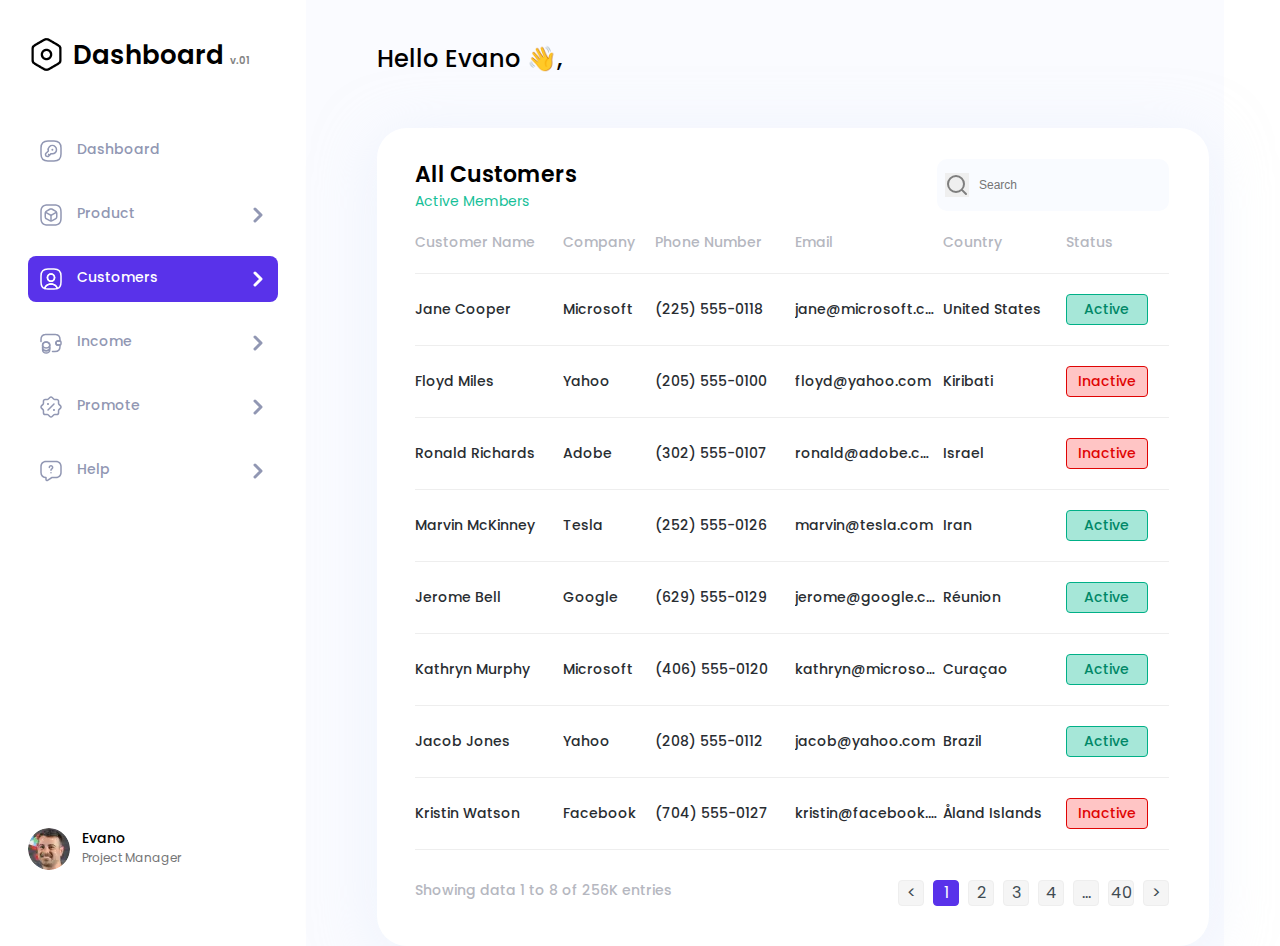
<file: index.html>
<!DOCTYPE html>
<html lang="en">
  <head>
    <meta charset="UTF-8">
    <meta http-equiv="X-UA-Compatible" content="IE=edge">
    <meta name="viewport" content="width=device-width, initial-scale=1.0">
    <title>CRM Dashboard Customers</title>
    <link rel="stylesheet" type="text/css" href="css/style.min.css?_v=20221108094405">
    <link rel="icon" type="image/png" sizes="32x32" href="img/favicone.png">
  </head>
  <body> 
    <div class="wrapper"> 
      <aside class="sidebar"> 
        <div class="sidebar__logo">
          <div class="sidebar__logo-img"> <picture><source srcset="img/favicone.webp" type="image/webp"><img src="img/favicone.png" alt="logo"></picture></div>
          <h1 class="sidebar__logo-text">Dashboard </h1>
        </div>
        <div class="wrapper_menu"> 
          <nav class="sidebar__menu">
            <ul class="sidebar__menu_list">
              <li class="sidebar__menu_items"><a class="sidebar__menu_link" href="#"> 
                  <div class="sidebar__menu_link_icon sidebar__menu_link_icon_1"></div><span class="sidebar__menu_link_text">Dashboard</span></a></li>
              <li class="sidebar__menu_items"><a class="sidebar__menu_link" href="#"> 
                  <div class="sidebar__menu_link_icon sidebar__menu_link_icon_2"></div><span class="sidebar__menu_link_text">Product</span>
                  <div class="sidebar__menu_link_chevron"></div></a></li>
              <li class="sidebar__menu_items"><a class="sidebar__menu_link sidebar__menu_link--active" href="#">
                  <div class="sidebar__menu_link_icon sidebar__menu_link_icon_3"> </div><span class="sidebar__menu_link_text">Customers</span>
                  <div class="sidebar__menu_link_chevron--active"></div></a></li>
              <li class="sidebar__menu_items"><a class="sidebar__menu_link" href="#"> 
                  <div class="sidebar__menu_link_icon sidebar__menu_link_icon_4"></div><span class="sidebar__menu_link_text">Income</span>
                  <div class="sidebar__menu_link_chevron"></div></a></li>
              <li class="sidebar__menu_items"><a class="sidebar__menu_link" href="#"> 
                  <div class="sidebar__menu_link_icon sidebar__menu_link_icon_5"></div><span class="sidebar__menu_link_text">Promote</span>
                  <div class="sidebar__menu_link_chevron"></div></a></li>
              <li class="sidebar__menu_items"><a class="sidebar__menu_link" href="#">
                  <div class="sidebar__menu_link_icon sidebar__menu_link_icon_6"></div><span class="sidebar__menu_link_text">Help</span>
                  <div class="sidebar__menu_link_chevron"></div></a></li>
            </ul>
          </nav>
          <div class="sidebar__user"> 
            <div class="sidebar__user_foto_vrapper"> <picture><source srcset="img/user.webp" type="image/webp"><img src="img/user.png" alt="User foto"></picture></div>
            <div class="sidebar__user_text">
              <h4 class="sidebar__user_name">Evano </h4>
              <p class="sidebar__user_job">Project Manager</p>
            </div>
          </div>
        </div>
      </aside>
      <div class="main"> 
        <h2 class="main__header">Hello Evano &#128075;,</h2>
        <div class="main__content">
          <div class="main__content_header"> 
            <div class="main__content_title"> 
              <h4 class="main__content_title_first">All Customers</h4>
              <p class="main__content_title_subtitle">Active Members</p>
            </div>
            <form class="search"><button class="search__button" type="submit"></button>
<input class="search__input" type="text" placeholder="Search" autofocus >
            </form>
          </div>
          <div class="main__content_inner"> 
            <table class="table_customers">
              <thead class="table_customers__head">
                <tr class="table_customers__row"> 
                  <th class="table_customers__cell">Customer Name</th>
                  <th class="table_customers__cell">Company</th>
                  <th class="table_customers__cell">Phone Number</th>
                  <th class="table_customers__cell">Email</th>
                  <th class="table_customers__cell">Country</th>
                  <th class="table_customers__cell">Status </th>
                </tr>
              </thead>
              <tbody class="table_customers__body"> 
                <tr class="table_customers__row"> 
                  <td class="table_customers__cell">Jane Cooper</td>
                  <td class="table_customers__cell">Microsoft</td>
                  <td class="table_customers__cell"> <a class="table_customers__phone" href="tel:(225)555-0118">(225) 555-0118</a></td>
                  <td class="table_customers__cell"><a class="table_customers__email" href="mailto:jane@microsoft.com">jane@microsoft.com</a></td>
                  <td class="table_customers__cell"> United States</td>
                  <td class="table_customers__cell">
                    <div class="table_customers__status table_customers__status--active">Active</div>
                  </td>
                </tr>
                <tr class="table_customers__row"> 
                  <td class="table_customers__cell">Floyd Miles</td>
                  <td class="table_customers__cell">Yahoo</td>
                  <td class="table_customers__cell"><a class="table_customers__phone" href="tel:(205)555-0100">(205) 555-0100</a></td>
                  <td class="table_customers__cell"><a class="table_customers__email" href="mailto:floyd@yahoo.com">floyd@yahoo.com</a></td>
                  <td class="table_customers__cell"> Kiribati</td>
                  <td class="table_customers__cell">
                    <div class="table_customers__status table_customers__status--inactive">Inactive</div>
                  </td>
                </tr>
                <tr class="table_customers__row"> 
                  <td class="table_customers__cell">Ronald Richards</td>
                  <td class="table_customers__cell">Adobe</td>
                  <td class="table_customers__cell"><a class="table_customers__phone" href="tel:(302)555-0107">(302) 555-0107</a></td>
                  <td class="table_customers__cell"><a class="table_customers__email" href="mailto:ronald@adobe.com">ronald@adobe.com</a></td>
                  <td class="table_customers__cell"> Israel</td>
                  <td class="table_customers__cell">
                    <div class="table_customers__status table_customers__status--inactive">Inactive</div>
                  </td>
                </tr>
                <tr class="table_customers__row"> 
                  <td class="table_customers__cell">Marvin McKinney</td>
                  <td class="table_customers__cell">Tesla</td>
                  <td class="table_customers__cell"> <a class="table_customers__phone" href="tel:(252)555-0126">(252) 555-0126</a></td>
                  <td class="table_customers__cell"><a class="table_customers__email" href="mailto:marvin@tesla.com">marvin@tesla.com</a></td>
                  <td class="table_customers__cell"> Iran</td>
                  <td class="table_customers__cell">
                    <div class="table_customers__status table_customers__status--active">Active</div>
                  </td>
                </tr>
                <tr class="table_customers__row"> 
                  <td class="table_customers__cell"> Jerome Bell</td>
                  <td class="table_customers__cell"> Google</td>
                  <td class="table_customers__cell"><a class="table_customers__phone" href="tel:(629)555-0129">(629) 555-0129</a></td>
                  <td class="table_customers__cell"><a class="table_customers__email" href="mailto:jerome@google.com">jerome@google.com</a></td>
                  <td class="table_customers__cell"> Réunion</td>
                  <td class="table_customers__cell">
                    <div class="table_customers__status table_customers__status--active">Active</div>
                  </td>
                </tr>
                <tr class="table_customers__row"> 
                  <td class="table_customers__cell">Kathryn Murphy</td>
                  <td class="table_customers__cell">Microsoft</td>
                  <td class="table_customers__cell"><a class="table_customers__phone" href="tel:(406)555-0120">(406) 555-0120</a></td>
                  <td class="table_customers__cell"><a class="table_customers__email" href="mailto:kathryn@microsoft.com">kathryn@microsoft.com</a></td>
                  <td class="table_customers__cell"> Curaçao</td>
                  <td class="table_customers__cell">
                    <div class="table_customers__status table_customers__status--active">Active</div>
                  </td>
                </tr>
                <tr class="table_customers__row"> 
                  <td class="table_customers__cell">Jacob Jones</td>
                  <td class="table_customers__cell">Yahoo</td>
                  <td class="table_customers__cell"><a class="table_customers__phone" href="tel:(208)555-0112">(208) 555-0112</a></td>
                  <td class="table_customers__cell"><a class="table_customers__email" href="mailto:jacob@yahoo.com">jacob@yahoo.com</a></td>
                  <td class="table_customers__cell"> Brazil</td>
                  <td class="table_customers__cell">
                    <div class="table_customers__status table_customers__status--active">Active</div>
                  </td>
                </tr>
                <tr class="table_customers__row"> 
                  <td class="table_customers__cell">Kristin Watson</td>
                  <td class="table_customers__cell">Facebook</td>
                  <td class="table_customers__cell"><a class="table_customers__phone" href="tel:(704)555-0127">(704) 555-0127</a></td>
                  <td class="table_customers__cell"><a class="table_customers__email" href="mailto:kristin@facebook.com">kristin@facebook.com</a></td>
                  <td class="table_customers__cell"> Åland Islands</td>
                  <td class="table_customers__cell">
                    <div class="table_customers__status table_customers__status--inactive">Inactive</div>
                  </td>
                </tr>
              </tbody>
            </table>
          </div>
          <footer class="main__content_footer footer"> 
            <div class="footer__text">Showing data 1 to 8 of  256K entries</div>
            <div class="footer__pagination">
              <ul class="footer__pagination-list"> 
                <li class="footer__pagination_item"> <a class="footer__pagination_link" href="#">&lt;</a></li>
                <li class="footer__pagination_item footer__pagination_item--active"> <a class="footer__pagination_link" href="#"> 1</a></li>
                <li class="footer__pagination_item"><a class="footer__pagination_link" href="#"> 2</a></li>
                <li class="footer__pagination_item"> <a class="footer__pagination_link" href="#"> 3</a></li>
                <li class="footer__pagination_item"> <a class="footer__pagination_link" href="#"> 4</a></li>
                <li class="footer__pagination_item"> <a class="footer__pagination_link" href="#"> ...</a></li>
                <li class="footer__pagination_item"> <a class="footer__pagination_link" href="#"> 40</a></li>
                <li class="footer__pagination_item"> <a class="footer__pagination_link" href="#">&gt;</a></li>
              </ul>
            </div>
          </footer>
        </div>
      </div>
    </div>
    <script src="js/app.min.js?_v=20221108094405"></script>
  </body>
</html>
</file>
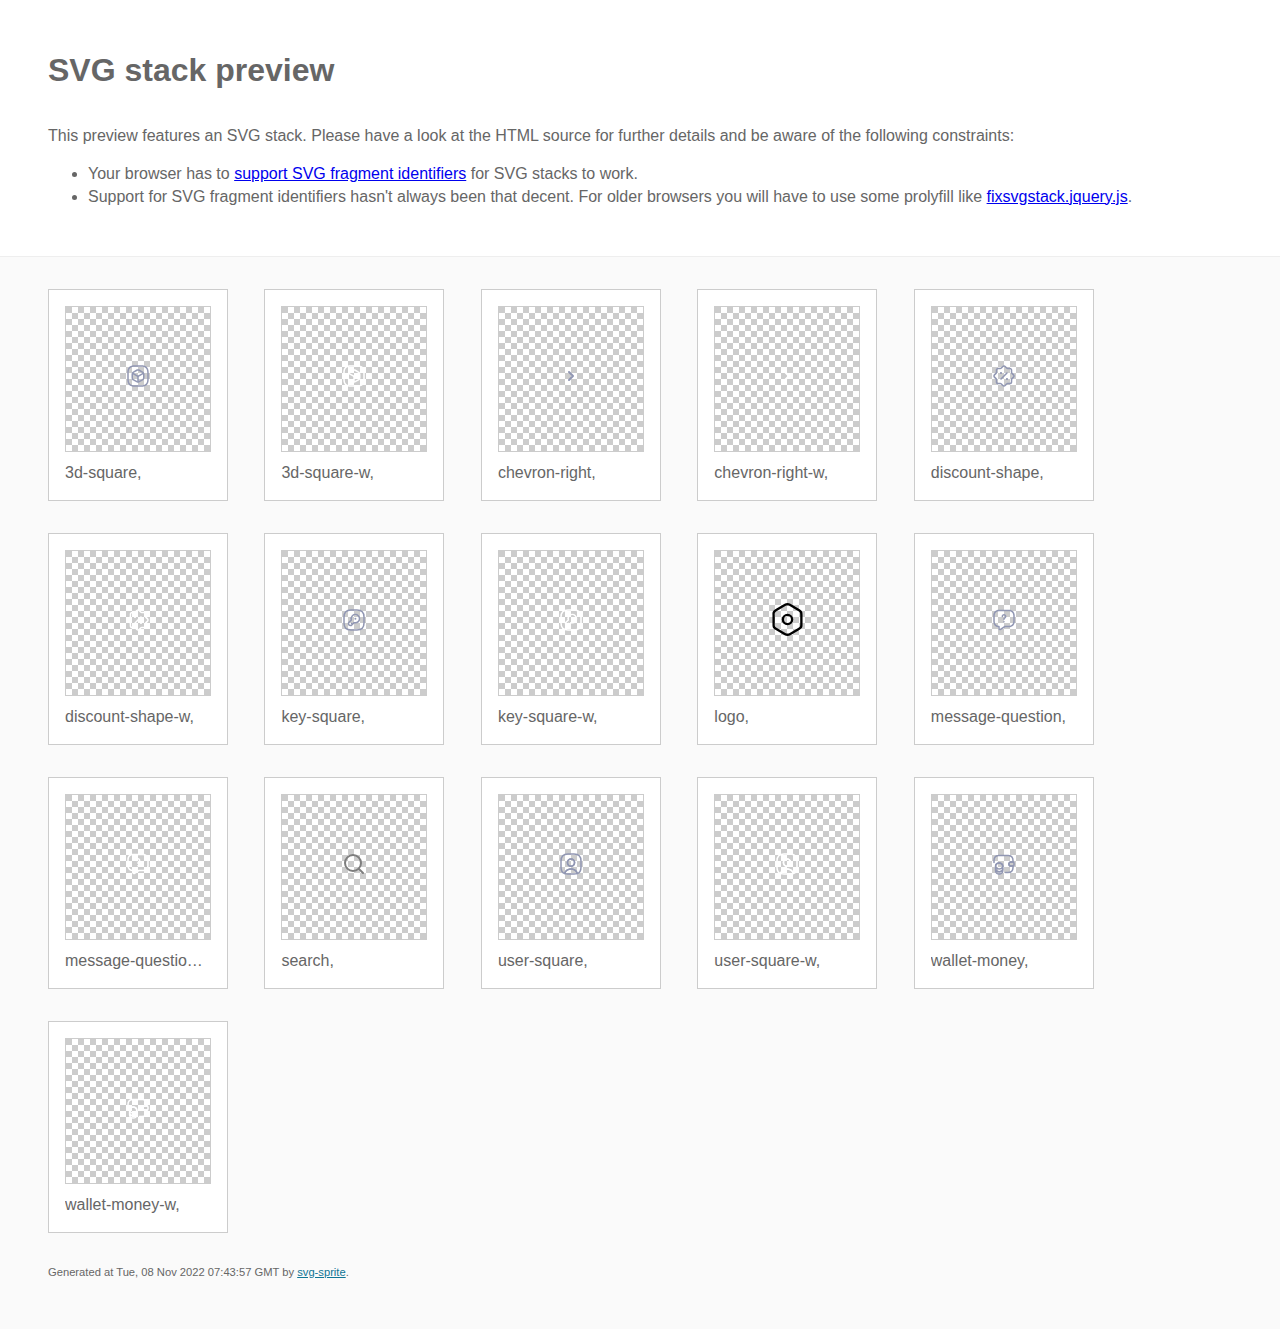
<file: img/stack/sprite.stack.html>
<!doctype html>
<html lang="en">
    <head>
        <meta charset="utf-8">
        <title>SVG stack preview | svg-sprite</title>
        <style>
            body {
                padding: 0;
                margin: 0;
                color: #666;
                background: #fafafa;
                font-family: Arial, Helvetica, sans-serif;
                font-size: 1em;
                line-height: 1.4;
            }

            header {
                display: block;
                padding: 3em 3em 2em;
                background-color: #fff;
            }

            header p {
                margin: 2em 0 0;
            }

            section {
                border-top: 1px solid #eee;
                padding: 2em 3em 0;
            }

            section ul {
                margin: 0;
                padding: 0;
            }

            section li {
                display: inline-block;
                background-color: #fff;
                position: relative;
                margin: 0 2em 2em 0;
                vertical-align: top;
                border: 1px solid #ccc;
                padding: 1em 1em 3em;
                cursor: default;
            }

            .icon-box {
                margin: 0;
                width: 144px;
                height: 144px;
                position: relative;
                background: #ccc url("data:image/svg+xml,%3Csvg xmlns='http://www.w3.org/2000/svg' width='12' height='12'%3E%3Cpath fill='%23fff' d='M6 0h6v6H6zM0 6h6v6H0z'/%3E%3C/svg%3E") top left repeat;
                border: 1px solid #ccc;
                display: table-cell;
                vertical-align: middle;
                text-align: center;
            }

            .icon {
                display: inline-block;
            }

            h1 {
                margin-top: 0;
            }

            h2 {
                margin: 0;
                padding: 0;
                font-size: 1em;
                font-weight: 400;
                white-space: nowrap;
                overflow: hidden;
                text-overflow: ellipsis;
                position: absolute;
                left: 1em;
                right: 1em;
                bottom: 1em;
            }

            footer {
                display: block;
                margin: 0;
                padding: 0 3em 3em;
            }

            footer p {
                margin: 0;
                font-size: .7em;
            }

            footer a {
                color: #0f7595;
                margin-left: 0;
            }
        </style>

<!--
Sprite shape dimensions
====================================================================================================
You will need to set the sprite shape dimensions via CSS when you use them as stack SVGs, otherwise
they would become a huge 100% in size. You may use the following dimension classes for doing so.
They might well be outsourced to an external stylesheet of course.
-->

<style>
 .svg-3d-square-dims { width: 24px; height: 24px; }
 .svg-3d-square-w-dims { width: 24px; height: 24px; }
 .svg-chevron-right-dims { width: 16px; height: 16px; }
 .svg-chevron-right-w-dims { width: 16px; height: 16px; }
 .svg-discount-shape-dims { width: 24px; height: 24px; }
 .svg-discount-shape-w-dims { width: 24px; height: 24px; }
 .svg-key-square-dims { width: 24px; height: 24px; }
 .svg-key-square-w-dims { width: 24px; height: 24px; }
 .svg-logo-dims { width: 37px; height: 37px; }
 .svg-message-question-dims { width: 24px; height: 24px; }
 .svg-message-question-w-dims { width: 24px; height: 24px; }
 .svg-search-dims { width: 24px; height: 24px; }
 .svg-user-square-dims { width: 24px; height: 24px; }
 .svg-user-square-w-dims { width: 24px; height: 24px; }
 .svg-wallet-money-dims { width: 24px; height: 24px; }
 .svg-wallet-money-w-dims { width: 24px; height: 24px; }
</style>

<!--
====================================================================================================
-->

    </head>
    <body>
        <header>
            <h1>SVG stack preview</h1>
            <p>This preview features an SVG stack. Please have a look at the HTML source for further details and be aware of the following constraints:</p>
            <ul>
                <li>Your browser has to <a href="https://caniuse.com/svg-fragment" target="_blank" rel="noopener noreferrer">support SVG fragment identifiers</a> for SVG stacks to work.</li>
                <li>Support for SVG fragment identifiers hasn't always been that decent. For older browsers you will have to use some prolyfill like <a href="https://github.com/preciousforever/SVG-Stacker/blob/master/fixsvgstack.jquery.js" target="_blank" rel="noopener noreferrer">fixsvgstack.jquery.js</a>.</li>
            </ul>
        </header>
        <section>

<!--
SVG stack
====================================================================================================
These SVG images make use of fragment identifiers (IDs) to reference certain portions of the
external sprite. By default, all shapes inside the sprite are hidden by CSS. The `:target` pseudo
selector is used to show the very shape that is referenced by the fragment identifier.
-->

            <ul>

             <li title="3d-square">
                    <div class="icon-box">
                        <img src="../icons/icons.svg#3d-square" class="svg-3d-square-dims" alt="3d-square">
                    </div>
                    <h2>3d-square, </h2>
                </li>
             <li title="3d-square-w">
                    <div class="icon-box">
                        <img src="../icons/icons.svg#3d-square-w" class="svg-3d-square-w-dims" alt="3d-square-w">
                    </div>
                    <h2>3d-square-w, </h2>
                </li>
             <li title="chevron-right">
                    <div class="icon-box">
                        <img src="../icons/icons.svg#chevron-right" class="svg-chevron-right-dims" alt="chevron-right">
                    </div>
                    <h2>chevron-right, </h2>
                </li>
             <li title="chevron-right-w">
                    <div class="icon-box">
                        <img src="../icons/icons.svg#chevron-right-w" class="svg-chevron-right-w-dims" alt="chevron-right-w">
                    </div>
                    <h2>chevron-right-w, </h2>
                </li>
             <li title="discount-shape">
                    <div class="icon-box">
                        <img src="../icons/icons.svg#discount-shape" class="svg-discount-shape-dims" alt="discount-shape">
                    </div>
                    <h2>discount-shape, </h2>
                </li>
             <li title="discount-shape-w">
                    <div class="icon-box">
                        <img src="../icons/icons.svg#discount-shape-w" class="svg-discount-shape-w-dims" alt="discount-shape-w">
                    </div>
                    <h2>discount-shape-w, </h2>
                </li>
             <li title="key-square">
                    <div class="icon-box">
                        <img src="../icons/icons.svg#key-square" class="svg-key-square-dims" alt="key-square">
                    </div>
                    <h2>key-square, </h2>
                </li>
             <li title="key-square-w">
                    <div class="icon-box">
                        <img src="../icons/icons.svg#key-square-w" class="svg-key-square-w-dims" alt="key-square-w">
                    </div>
                    <h2>key-square-w, </h2>
                </li>
             <li title="logo">
                    <div class="icon-box">
                        <img src="../icons/icons.svg#logo" class="svg-logo-dims" alt="logo">
                    </div>
                    <h2>logo, </h2>
                </li>
             <li title="message-question">
                    <div class="icon-box">
                        <img src="../icons/icons.svg#message-question" class="svg-message-question-dims" alt="message-question">
                    </div>
                    <h2>message-question, </h2>
                </li>
             <li title="message-question-w">
                    <div class="icon-box">
                        <img src="../icons/icons.svg#message-question-w" class="svg-message-question-w-dims" alt="message-question-w">
                    </div>
                    <h2>message-question-w, </h2>
                </li>
             <li title="search">
                    <div class="icon-box">
                        <img src="../icons/icons.svg#search" class="svg-search-dims" alt="search">
                    </div>
                    <h2>search, </h2>
                </li>
             <li title="user-square">
                    <div class="icon-box">
                        <img src="../icons/icons.svg#user-square" class="svg-user-square-dims" alt="user-square">
                    </div>
                    <h2>user-square, </h2>
                </li>
             <li title="user-square-w">
                    <div class="icon-box">
                        <img src="../icons/icons.svg#user-square-w" class="svg-user-square-w-dims" alt="user-square-w">
                    </div>
                    <h2>user-square-w, </h2>
                </li>
             <li title="wallet-money">
                    <div class="icon-box">
                        <img src="../icons/icons.svg#wallet-money" class="svg-wallet-money-dims" alt="wallet-money">
                    </div>
                    <h2>wallet-money, </h2>
                </li>
             <li title="wallet-money-w">
                    <div class="icon-box">
                        <img src="../icons/icons.svg#wallet-money-w" class="svg-wallet-money-w-dims" alt="wallet-money-w">
                    </div>
                    <h2>wallet-money-w, </h2>
                </li>
         </ul>

<!--
====================================================================================================
-->

        </section>
        <footer>
            <p>Generated at Tue, 08 Nov 2022 07:43:57 GMT by <a href="https://github.com/svg-sprite/svg-sprite" target="_blank" rel="noopener noreferrer">svg-sprite</a>.</p>
        </footer>
    </body>
</html>
</file>
<file: css/style.min.css>
@font-face{font-family:Poppins;font-display:swap;src:url(../fonts/Poppins-Medium.woff2) format("woff2"),url(../fonts/Poppins-Medium.woff) format("woff");font-weight:500;font-style:normal}@font-face{font-family:Poppins;font-display:swap;src:url(../fonts/Poppins-Regular.woff2) format("woff2"),url(../fonts/Poppins-Regular.woff) format("woff");font-weight:400;font-style:normal}@font-face{font-family:Poppins;font-display:swap;src:url(../fonts/Poppins-SemiBold.woff2) format("woff2"),url(../fonts/Poppins-SemiBold.woff) format("woff");font-weight:600;font-style:normal}a,abbr,acronym,address,applet,article,aside,audio,b,big,blockquote,body,canvas,caption,center,cite,code,dd,del,details,dfn,div,dl,dt,em,embed,fieldset,figcaption,figure,footer,form,h1,h2,h3,h4,h5,h6,header,hgroup,html,i,iframe,img,ins,kbd,label,legend,li,mark,menu,nav,object,ol,output,p,pre,q,ruby,s,samp,section,small,span,strike,strong,sub,summary,sup,table,tbody,td,tfoot,th,thead,time,tr,tt,u,ul,var,video{margin:0;padding:0;border:0;font-size:100%;font:inherit;vertical-align:baseline}a{text-decoration:none;color:inherit}article,aside,details,figcaption,figure,footer,header,hgroup,menu,nav,section{display:block}body{line-height:1}ol,ul{list-style:none}blockquote,q{quotes:none}blockquote:after,blockquote:before,q:after,q:before{content:"";content:none}table{border-collapse:collapse;border-spacing:0}body,html{font-family:Poppins,sans-serif}.wrapper{display:-webkit-box;display:-ms-flexbox;display:flex;-webkit-box-pack:justify;-ms-flex-pack:justify;justify-content:space-between;max-width:1224px;height:100%}.wrapper_menu{height:100%;display:-webkit-box;display:-ms-flexbox;display:flex;-webkit-box-orient:vertical;-webkit-box-direction:normal;-ms-flex-direction:column;flex-direction:column;-webkit-box-pack:justify;-ms-flex-pack:justify;justify-content:space-between}.sidebar{display:-webkit-box;display:-ms-flexbox;display:flex;-webkit-box-orient:vertical;-webkit-box-direction:normal;-ms-flex-direction:column;flex-direction:column;max-width:306px;padding:36px 28px 76px}.sidebar__logo{display:-webkit-box;display:-ms-flexbox;display:flex;font-weight:600;font-size:26px;line-height:39px;padding:0 0 53px 0}.sidebar__logo-img{overflow:hidden;width:37px;height:37px;padding:0 8px 0 0}.sidebar__logo-text::after{content:"v.01";font-size:10px;line-height:15px;color:#838383}.sidebar__menu_items{margin:0 0 18px 0}.sidebar__menu_link{display:-webkit-box;display:-ms-flexbox;display:flex;width:231px;min-height:24px;padding:11px 8px 11px 11px;font-weight:500;font-size:14px;line-height:21px;color:#9197b3;cursor:pointer}.sidebar__menu_link--active{background:#5932ea;border-radius:8px;color:#fff}.sidebar__menu_link_icon{width:24px;height:24px;padding:0 14px 0 0}.sidebar__menu_link_icon_1{background-image:url(../img/icons/icons.svg#key-square);background-repeat:no-repeat}.sidebar__menu_link_icon_2{background-image:url(../img/icons/icons.svg#3d-square);background-repeat:no-repeat}.sidebar__menu_link_icon_3{background-image:url(../img/icons/icons.svg#user-square-w);background-repeat:no-repeat}.sidebar__menu_link_icon_4{background-image:url(../img/icons/icons.svg#wallet-money);background-repeat:no-repeat}.sidebar__menu_link_icon_5{background-image:url(../img/icons/icons.svg#discount-shape);background-repeat:no-repeat}.sidebar__menu_link_icon_6{background-image:url(../img/icons/icons.svg#message-question);background-repeat:no-repeat}.sidebar__menu_link_chevron{background-image:url(../img/icons/icons.svg#chevron-right);background-repeat:no-repeat;width:24px;height:24px;margin:0 0 0 auto}.sidebar__menu_link_chevron--active{background-image:url(../img/icons/icons.svg#chevron-right-w);width:24px;height:24px;margin:0 0 0 auto}.sidebar__menu_link:hover{border-radius:8px;-webkit-box-shadow:0 10px 30px rgba(89,50,234,.5);box-shadow:0 10px 30px rgba(89,50,234,.5)}.sidebar__user{display:-webkit-box;display:-ms-flexbox;display:flex;-webkit-column-gap:12px;-moz-column-gap:12px;column-gap:12px}.sidebar__user_foto_vrapper{overflow:hidden;width:42px;height:42px;border:none;border-radius:50%}.sidebar__user_name{font-weight:500;font-size:14px;line-height:21px;color:#000}.sidebar__user_job{font-weight:400;font-size:12px;line-height:18px;color:#757575}.main{width:100%;height:100%;padding:41px 15px 0 71px;background-color:#fafbff}.main__header{font-weight:500;font-size:24px;line-height:36px;color:#000}.main__content{margin:51px 0 0 0;padding:30px 40px 40px 38px;min-height:742px;background:#fff;-webkit-box-shadow:0 10px 60px rgba(226,236,249,.5);box-shadow:0 10px 60px rgba(226,236,249,.5);border-radius:30px}.main__content_header{display:-webkit-box;display:-ms-flexbox;display:flex;-webkit-box-pack:justify;-ms-flex-pack:justify;justify-content:space-between;-webkit-box-align:center;-ms-flex-align:center;align-items:center}.main__content_title_first{font-weight:600;font-size:22px;line-height:33px;color:#000}.main__content_title_subtitle{font-weight:400;font-size:14px;line-height:21px;color:#16c098}.main__content_footer{margin:30px 0 0 0}.search{display:-webkit-box;display:-ms-flexbox;display:flex;-webkit-box-align:center;-ms-flex-align:center;align-items:center;-webkit-column-gap:8px;-moz-column-gap:8px;column-gap:8px;padding:7px 8px;width:216px;min-height:38px;background:#f9fbff;border-radius:10px}.search__button{border:none;outline:0;cursor:pointer;background-image:url(../img/icons/icons.svg#search);background-repeat:no-repeat;width:24px;height:24px}.search__input{border:none;outline:0;background:#f9fbff;font-weight:400;font-size:12px;line-height:18px;color:#b5b7c0}.table_customers{width:100%;font-weight:500;font-size:14px;line-height:21px}.table_customers__head{color:#b5b7c0;text-align:left}.table_customers__body{color:#292d32;-o-text-overflow:ellipsis;text-overflow:ellipsis}.table_customers__row{border-bottom:1px solid #eee}.table_customers__cell{min-height:69px;max-width:120px;padding:20px 5px 20px 0;overflow:hidden;-o-text-overflow:ellipsis;text-overflow:ellipsis}.table_customers__email{min-width:-webkit-max-content;min-width:-moz-max-content;min-width:max-content}.table_customers__status{display:-webkit-box;display:-ms-flexbox;display:flex;-webkit-box-pack:center;-ms-flex-pack:center;justify-content:center;-webkit-box-align:center;-ms-flex-align:center;align-items:center;width:80px;height:29px;overflow:hidden;-o-text-overflow:ellipsis;text-overflow:ellipsis}.table_customers__status--active{color:#008767;background:rgba(22,192,152,.38);border:1px solid #00b087;border-radius:4px}.table_customers__status--inactive{color:#df0404;background:#ffc5c5;border:1px solid #df0404;border-radius:4px}.footer{display:-webkit-box;display:-ms-flexbox;display:flex;-webkit-box-pack:justify;-ms-flex-pack:justify;justify-content:space-between}.footer__text{font-weight:500;font-size:14px;line-height:21px;color:#b5b7c0}.footer__pagination{min-width:271px;min-height:24px}.footer__pagination-list{display:-webkit-box;display:-ms-flexbox;display:flex;-webkit-box-pack:justify;-ms-flex-pack:justify;justify-content:space-between}.footer__pagination_item{min-width:24px;min-height:24px;display:-webkit-box;display:-ms-flexbox;display:flex;-webkit-box-pack:center;-ms-flex-pack:center;justify-content:center;-webkit-box-align:center;-ms-flex-align:center;align-items:center;background:#f5f5f5;border:1px solid #eee;border-radius:4px;color:#404b52}.footer__pagination_item--active{background:#5932ea;border:1px solid #5932ea;border-radius:4px;color:#fff}@media (max-width:950px){.main{padding:5px}.table_customers{font-size:13px}.table_customers__cell:nth-child(4){max-width:80px}}@media (max-width:800px){.wrapper{-ms-flex-wrap:wrap;flex-wrap:wrap}.sidebar{display:-webkit-box;display:-ms-flexbox;display:flex;-webkit-box-orient:vertical;-webkit-box-direction:normal;-ms-flex-direction:column;flex-direction:column;max-width:100%;padding:25px}.sidebar__logo{margin:0 auto}.sidebar__menu_list{display:-webkit-box;display:-ms-flexbox;display:flex;-webkit-box-pack:justify;-ms-flex-pack:justify;justify-content:space-between;-webkit-column-gap:10px;-moz-column-gap:10px;column-gap:10px;-ms-flex-wrap:wrap;flex-wrap:wrap}.sidebar__menu_items{width:32%;margin:0 auto}.sidebar__menu_link{-webkit-box-pack:center;-ms-flex-pack:center;justify-content:center;padding:10px 30px;width:32%;margin:auto}.sidebar__menu_link_chevron,.sidebar__menu_link_icon{display:none}.sidebar__menu_link_chevron--active{display:none}.sidebar__user{display:none}.main{width:100%;padding:15px}.main__header{text-align:center}.main__content{width:100%;margin:15px 0 0 0;padding:0}.main__content_header{padding:15px 15px 0 15px}.main__content_inner{padding:15px}.table_customers{width:100%}}@media (max-width:530px){.sidebar__logo{padding:0 0 10px 0}.main__content_footer{margin:5px 0}.table_customers{font-size:12px}.table_customers__cell:nth-child(2),.table_customers__cell:nth-child(5){display:none}.footer{-webkit-box-pack:center;-ms-flex-pack:center;justify-content:center}.footer__text{display:none}}@media (max-width:350px){.table_customers__cell:nth-child(4){max-width:80px}}
</file>
